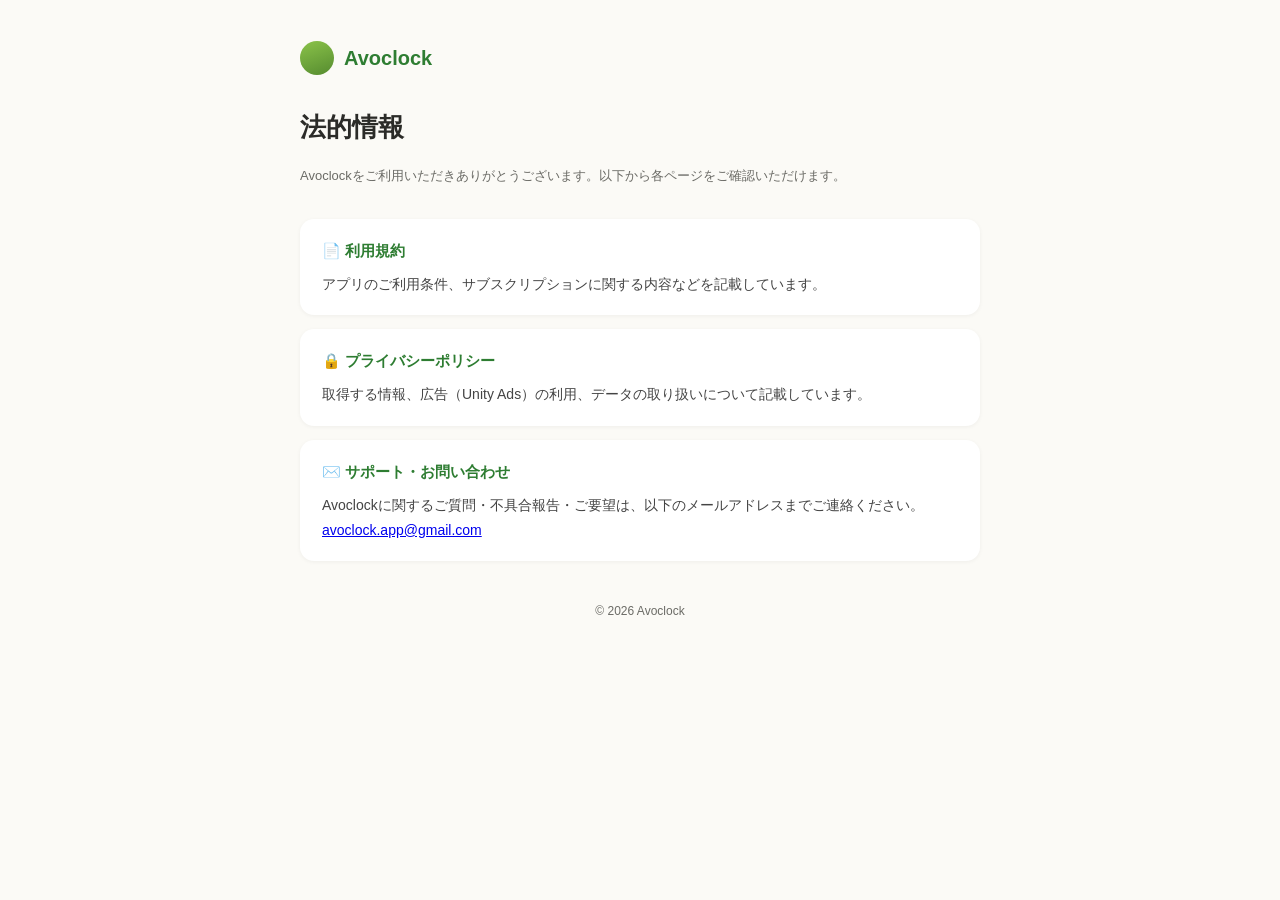
<file: index.html>
<!DOCTYPE html>
<html lang="ja">
<head>
<meta charset="UTF-8">
<meta name="viewport" content="width=device-width, initial-scale=1.0">
<title>Avoclock - 利用規約・プライバシーポリシー</title>
<link rel="stylesheet" href="style.css">
</head>
<body>
<div class="wrap">
  <div class="brand"><div class="dot"></div><span>Avoclock</span></div>
  <h1>法的情報</h1>
  <p class="updated">Avoclockをご利用いただきありがとうございます。以下から各ページをご確認いただけます。</p>
  <section>
    <h2><a href="terms.html" style="color:inherit;text-decoration:none;">📄 利用規約</a></h2>
    <p>アプリのご利用条件、サブスクリプションに関する内容などを記載しています。</p>
  </section>
  <section>
    <h2><a href="privacy.html" style="color:inherit;text-decoration:none;">🔒 プライバシーポリシー</a></h2>
    <p>取得する情報、広告（Unity Ads）の利用、データの取り扱いについて記載しています。</p>
  </section>
  <section>
    <h2>✉️ サポート・お問い合わせ</h2>
    <p>Avoclockに関するご質問・不具合報告・ご要望は、以下のメールアドレスまでご連絡ください。</p>
    <p><a href="mailto:avoclock.app@gmail.com">avoclock.app@gmail.com</a></p>
  </section>
  <footer>&copy; 2026 Avoclock</footer>
</div>
</body>
</html>
</file>
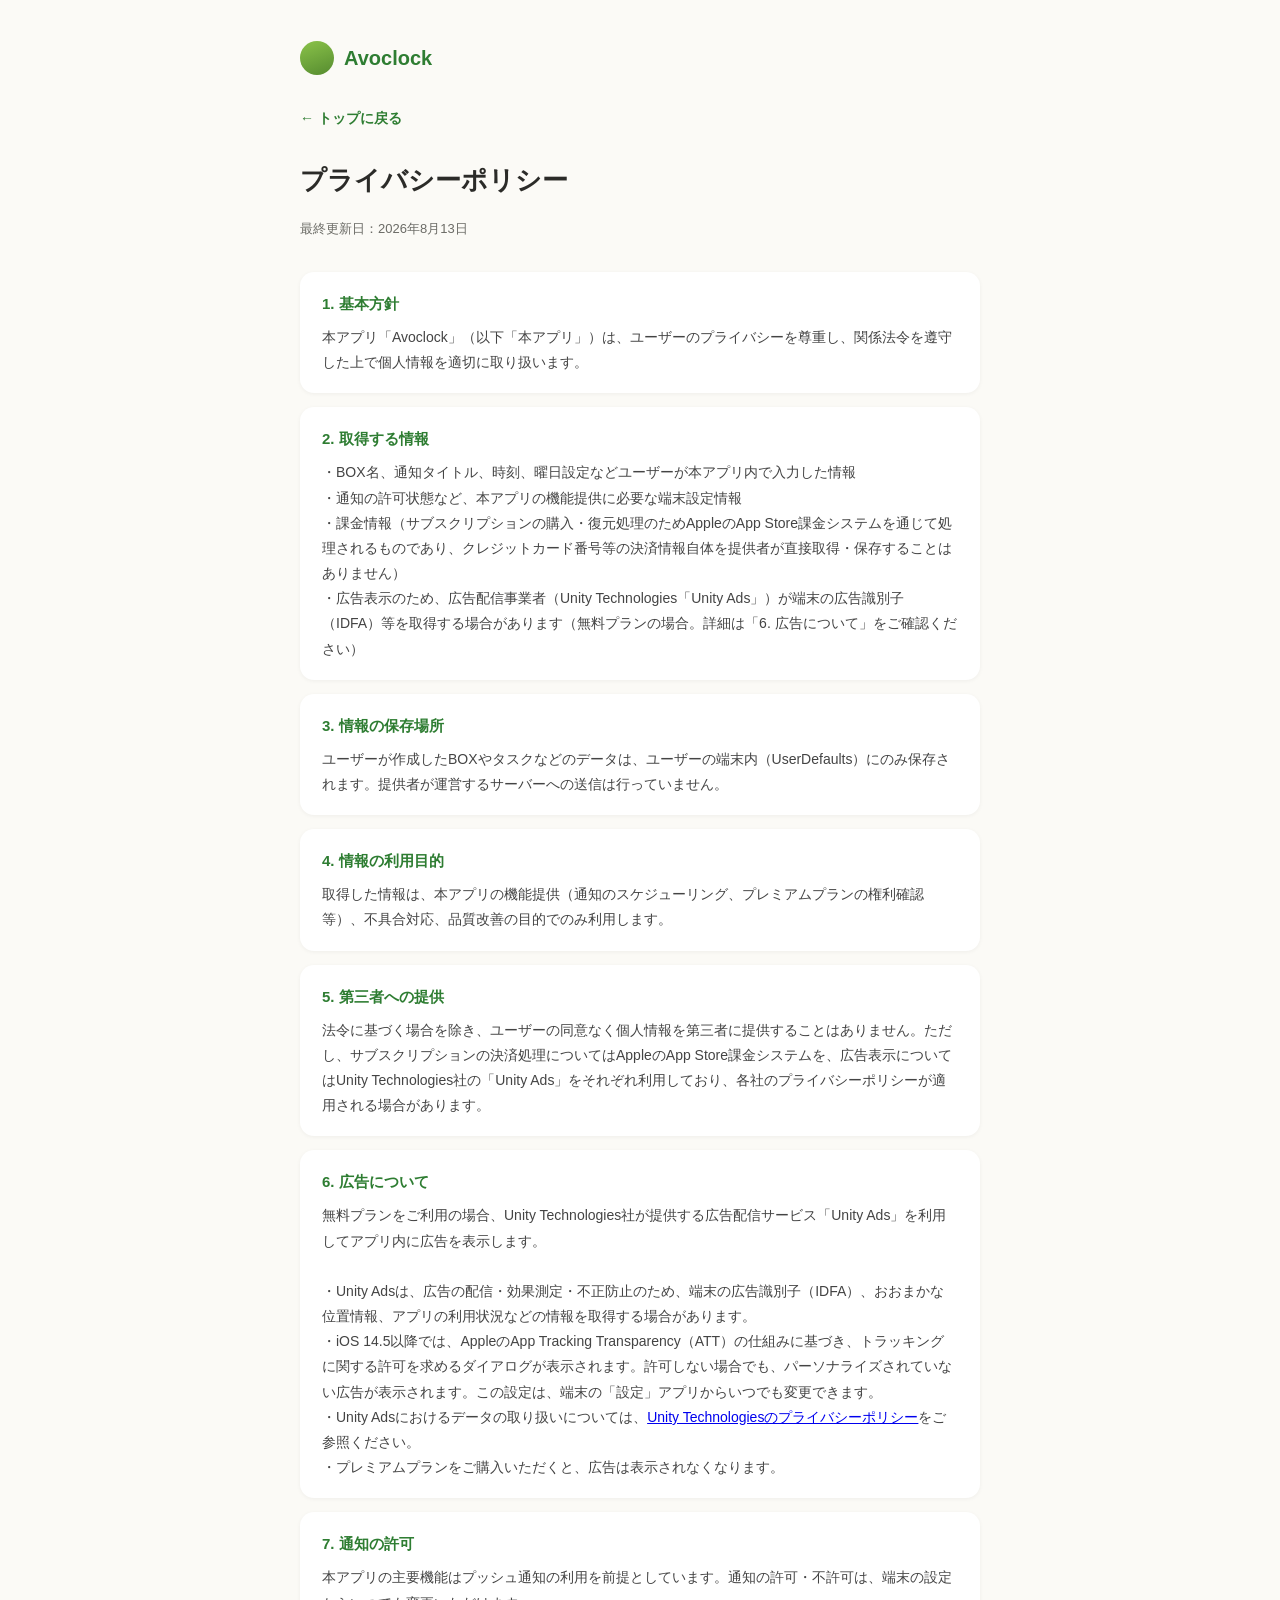
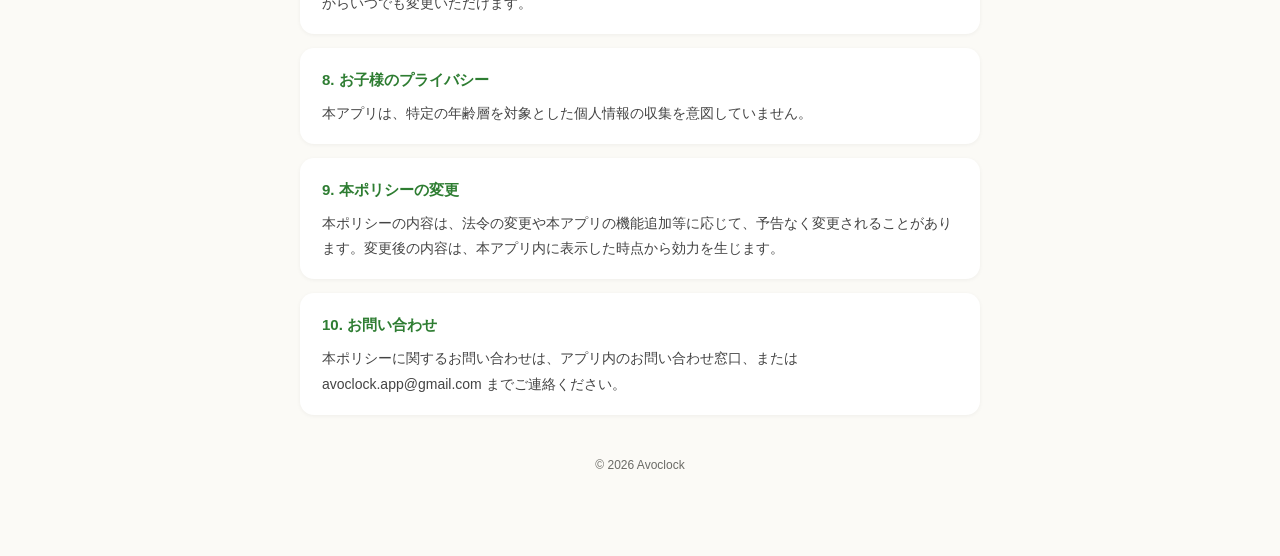
<file: privacy.html>
<!DOCTYPE html>
<html lang="ja">
<head>
<meta charset="UTF-8">
<meta name="viewport" content="width=device-width, initial-scale=1.0">
<title>プライバシーポリシー - Avoclock</title>
<link rel="stylesheet" href="style.css">
</head>
<body>
<div class="wrap">
  <div class="brand"><div class="dot"></div><span>Avoclock</span></div>
  <nav><a href="index.html">&larr; トップに戻る</a></nav>
  <h1>プライバシーポリシー</h1>
  <p class="updated">最終更新日：2026年8月13日</p>

  <section>
    <h2>1. 基本方針</h2>
    <p>本アプリ「Avoclock」（以下「本アプリ」）は、ユーザーのプライバシーを尊重し、関係法令を遵守した上で個人情報を適切に取り扱います。</p>
  </section>

  <section>
    <h2>2. 取得する情報</h2>
    <p>・BOX名、通知タイトル、時刻、曜日設定などユーザーが本アプリ内で入力した情報
・通知の許可状態など、本アプリの機能提供に必要な端末設定情報
・課金情報（サブスクリプションの購入・復元処理のためAppleのApp Store課金システムを通じて処理されるものであり、クレジットカード番号等の決済情報自体を提供者が直接取得・保存することはありません）
・広告表示のため、広告配信事業者（Unity Technologies「Unity Ads」）が端末の広告識別子（IDFA）等を取得する場合があります（無料プランの場合。詳細は「6. 広告について」をご確認ください）</p>
  </section>

  <section>
    <h2>3. 情報の保存場所</h2>
    <p>ユーザーが作成したBOXやタスクなどのデータは、ユーザーの端末内（UserDefaults）にのみ保存されます。提供者が運営するサーバーへの送信は行っていません。</p>
  </section>

  <section>
    <h2>4. 情報の利用目的</h2>
    <p>取得した情報は、本アプリの機能提供（通知のスケジューリング、プレミアムプランの権利確認等）、不具合対応、品質改善の目的でのみ利用します。</p>
  </section>

  <section>
    <h2>5. 第三者への提供</h2>
    <p>法令に基づく場合を除き、ユーザーの同意なく個人情報を第三者に提供することはありません。ただし、サブスクリプションの決済処理についてはAppleのApp Store課金システムを、広告表示についてはUnity Technologies社の「Unity Ads」をそれぞれ利用しており、各社のプライバシーポリシーが適用される場合があります。</p>
  </section>

  <section>
    <h2>6. 広告について</h2>
    <p>無料プランをご利用の場合、Unity Technologies社が提供する広告配信サービス「Unity Ads」を利用してアプリ内に広告を表示します。

・Unity Adsは、広告の配信・効果測定・不正防止のため、端末の広告識別子（IDFA）、おおまかな位置情報、アプリの利用状況などの情報を取得する場合があります。
・iOS 14.5以降では、AppleのApp Tracking Transparency（ATT）の仕組みに基づき、トラッキングに関する許可を求めるダイアログが表示されます。許可しない場合でも、パーソナライズされていない広告が表示されます。この設定は、端末の「設定」アプリからいつでも変更できます。
・Unity Adsにおけるデータの取り扱いについては、<a href="https://unity.com/legal/privacy-policy" target="_blank" rel="noopener">Unity Technologiesのプライバシーポリシー</a>をご参照ください。
・プレミアムプランをご購入いただくと、広告は表示されなくなります。</p>
  </section>

  <section>
    <h2>7. 通知の許可</h2>
    <p>本アプリの主要機能はプッシュ通知の利用を前提としています。通知の許可・不許可は、端末の設定からいつでも変更いただけます。</p>
  </section>

  <section>
    <h2>8. お子様のプライバシー</h2>
    <p>本アプリは、特定の年齢層を対象とした個人情報の収集を意図していません。</p>
  </section>

  <section>
    <h2>9. 本ポリシーの変更</h2>
    <p>本ポリシーの内容は、法令の変更や本アプリの機能追加等に応じて、予告なく変更されることがあります。変更後の内容は、本アプリ内に表示した時点から効力を生じます。</p>
  </section>

  <section>
    <h2>10. お問い合わせ</h2>
    <p>本ポリシーに関するお問い合わせは、アプリ内のお問い合わせ窓口、または avoclock.app@gmail.com までご連絡ください。</p>
  </section>

  <footer>&copy; 2026 Avoclock</footer>
</div>
</body>
</html>
</file>
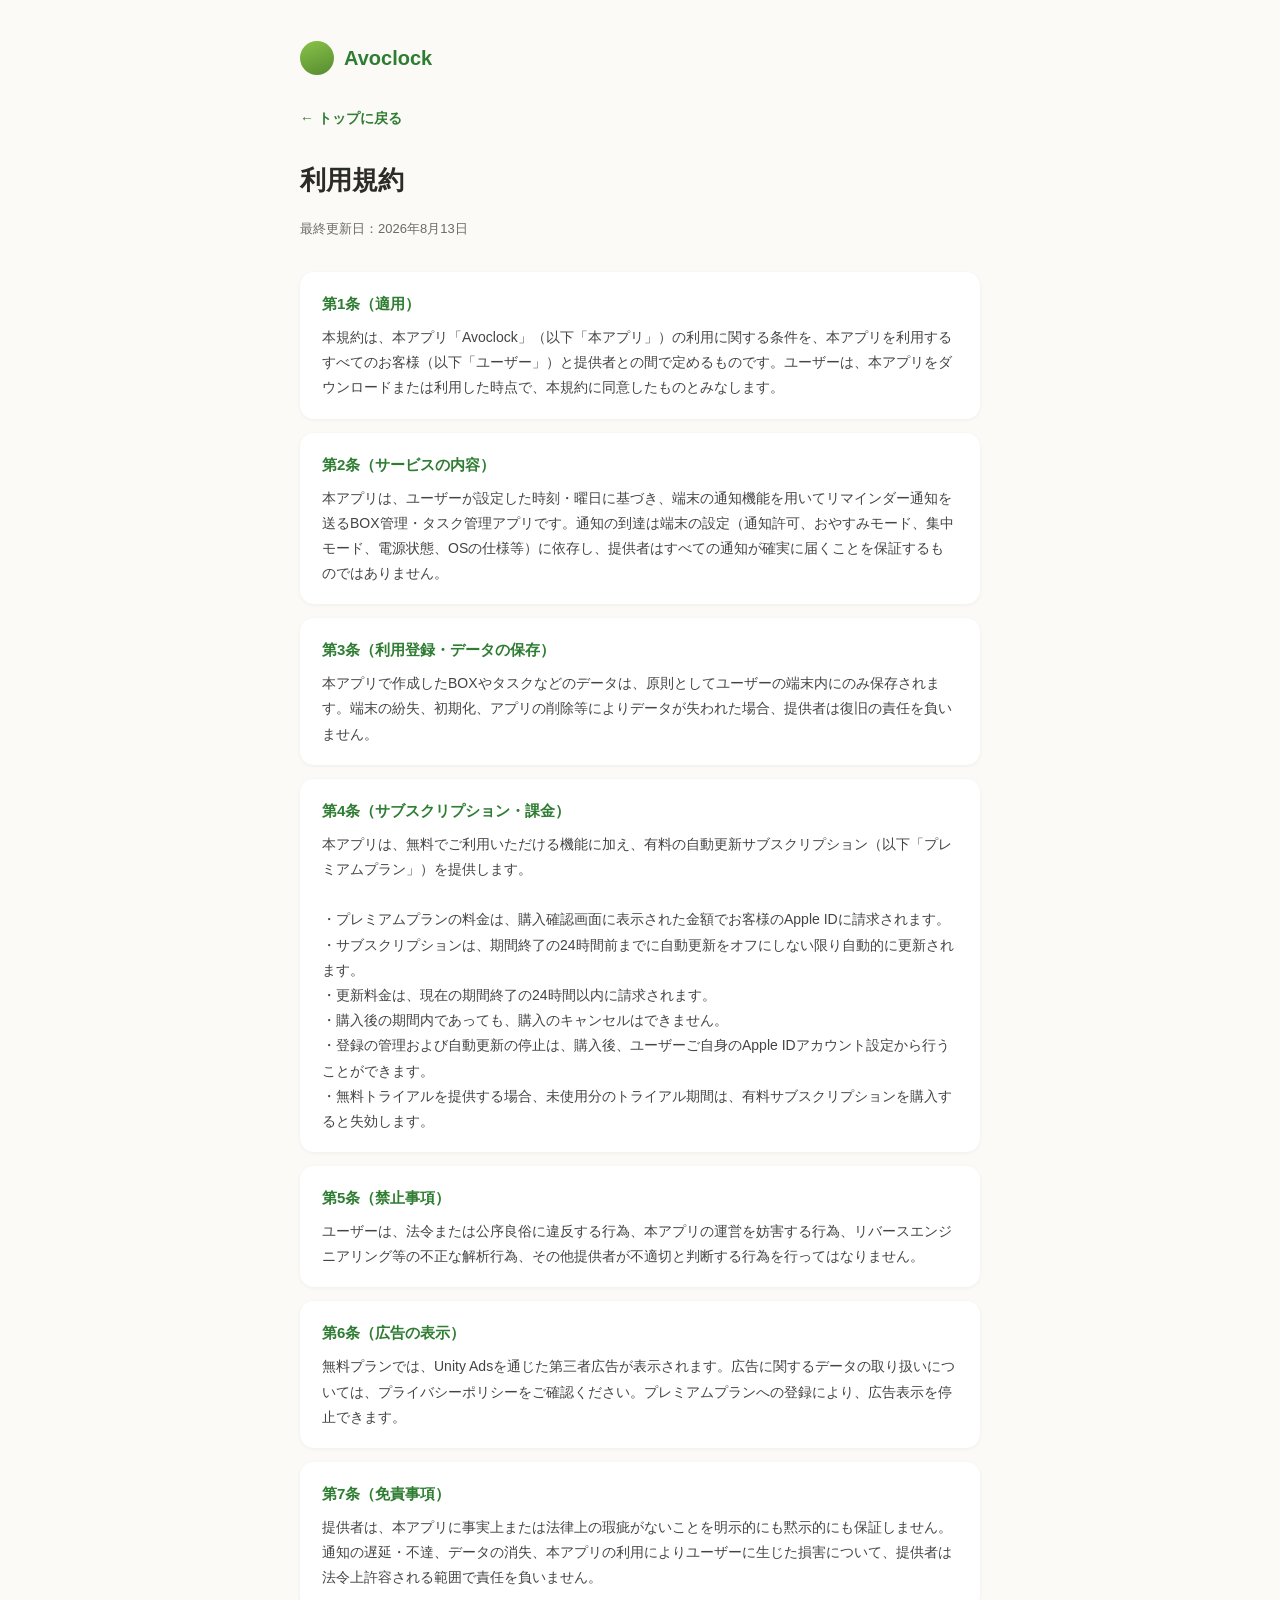
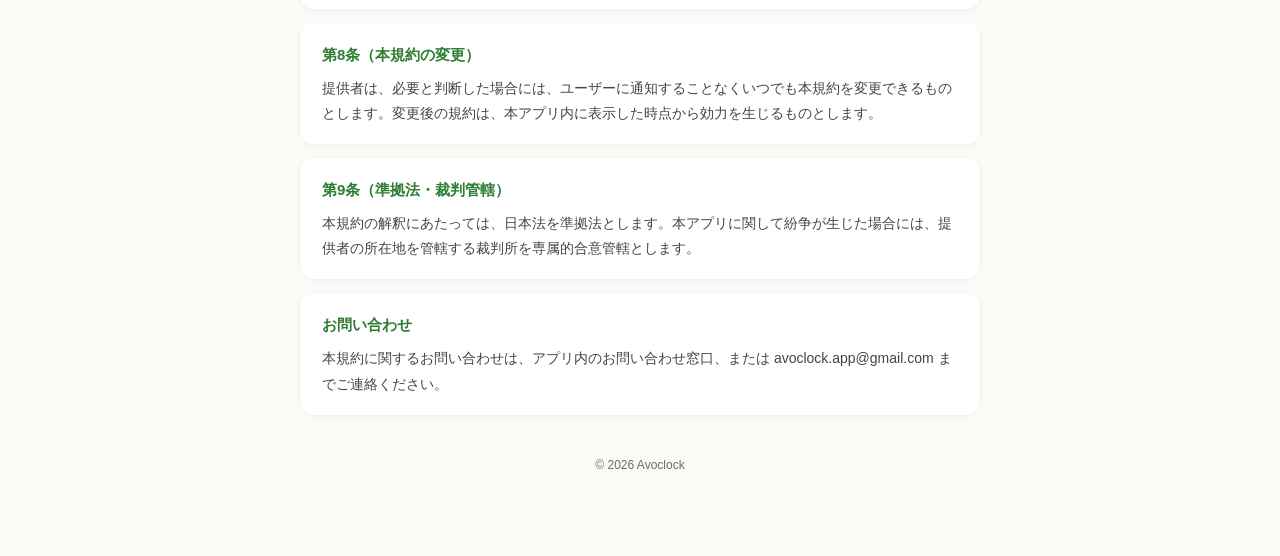
<file: terms.html>
<!DOCTYPE html>
<html lang="ja">
<head>
<meta charset="UTF-8">
<meta name="viewport" content="width=device-width, initial-scale=1.0">
<title>利用規約 - Avoclock</title>
<link rel="stylesheet" href="style.css">
</head>
<body>
<div class="wrap">
  <div class="brand"><div class="dot"></div><span>Avoclock</span></div>
  <nav><a href="index.html">&larr; トップに戻る</a></nav>
  <h1>利用規約</h1>
  <p class="updated">最終更新日：2026年8月13日</p>

  <section>
    <h2>第1条（適用）</h2>
    <p>本規約は、本アプリ「Avoclock」（以下「本アプリ」）の利用に関する条件を、本アプリを利用するすべてのお客様（以下「ユーザー」）と提供者との間で定めるものです。ユーザーは、本アプリをダウンロードまたは利用した時点で、本規約に同意したものとみなします。</p>
  </section>

  <section>
    <h2>第2条（サービスの内容）</h2>
    <p>本アプリは、ユーザーが設定した時刻・曜日に基づき、端末の通知機能を用いてリマインダー通知を送るBOX管理・タスク管理アプリです。通知の到達は端末の設定（通知許可、おやすみモード、集中モード、電源状態、OSの仕様等）に依存し、提供者はすべての通知が確実に届くことを保証するものではありません。</p>
  </section>

  <section>
    <h2>第3条（利用登録・データの保存）</h2>
    <p>本アプリで作成したBOXやタスクなどのデータは、原則としてユーザーの端末内にのみ保存されます。端末の紛失、初期化、アプリの削除等によりデータが失われた場合、提供者は復旧の責任を負いません。</p>
  </section>

  <section>
    <h2>第4条（サブスクリプション・課金）</h2>
    <p>本アプリは、無料でご利用いただける機能に加え、有料の自動更新サブスクリプション（以下「プレミアムプラン」）を提供します。

・プレミアムプランの料金は、購入確認画面に表示された金額でお客様のApple IDに請求されます。
・サブスクリプションは、期間終了の24時間前までに自動更新をオフにしない限り自動的に更新されます。
・更新料金は、現在の期間終了の24時間以内に請求されます。
・購入後の期間内であっても、購入のキャンセルはできません。
・登録の管理および自動更新の停止は、購入後、ユーザーご自身のApple IDアカウント設定から行うことができます。
・無料トライアルを提供する場合、未使用分のトライアル期間は、有料サブスクリプションを購入すると失効します。</p>
  </section>

  <section>
    <h2>第5条（禁止事項）</h2>
    <p>ユーザーは、法令または公序良俗に違反する行為、本アプリの運営を妨害する行為、リバースエンジニアリング等の不正な解析行為、その他提供者が不適切と判断する行為を行ってはなりません。</p>
  </section>

  <section>
    <h2>第6条（広告の表示）</h2>
    <p>無料プランでは、Unity Adsを通じた第三者広告が表示されます。広告に関するデータの取り扱いについては、プライバシーポリシーをご確認ください。プレミアムプランへの登録により、広告表示を停止できます。</p>
  </section>

  <section>
    <h2>第7条（免責事項）</h2>
    <p>提供者は、本アプリに事実上または法律上の瑕疵がないことを明示的にも黙示的にも保証しません。通知の遅延・不達、データの消失、本アプリの利用によりユーザーに生じた損害について、提供者は法令上許容される範囲で責任を負いません。</p>
  </section>

  <section>
    <h2>第8条（本規約の変更）</h2>
    <p>提供者は、必要と判断した場合には、ユーザーに通知することなくいつでも本規約を変更できるものとします。変更後の規約は、本アプリ内に表示した時点から効力を生じるものとします。</p>
  </section>

  <section>
    <h2>第9条（準拠法・裁判管轄）</h2>
    <p>本規約の解釈にあたっては、日本法を準拠法とします。本アプリに関して紛争が生じた場合には、提供者の所在地を管轄する裁判所を専属的合意管轄とします。</p>
  </section>

  <section>
    <h2>お問い合わせ</h2>
    <p>本規約に関するお問い合わせは、アプリ内のお問い合わせ窓口、または avoclock.app@gmail.com までご連絡ください。</p>
  </section>

  <footer>&copy; 2026 Avoclock</footer>
</div>
</body>
</html>
</file>
<file: style.css>
:root {
  --green: #2e7d32;
  --bg: #fbfaf6;
  --card: #ffffff;
  --text: #2b2b28;
  --muted: #6b6b66;
}

* { box-sizing: border-box; }

body {
  margin: 0;
  font-family: -apple-system, BlinkMacSystemFont, "Hiragino Sans", "Yu Gothic", sans-serif;
  background: var(--bg);
  color: var(--text);
  line-height: 1.8;
}

.wrap {
  max-width: 720px;
  margin: 0 auto;
  padding: 40px 20px 80px;
}

.brand {
  display: flex;
  align-items: center;
  gap: 10px;
  margin-bottom: 28px;
}

.brand .dot {
  width: 34px;
  height: 34px;
  border-radius: 50%;
  background: linear-gradient(160deg, #8bc34a, #558b2f);
}

.brand span {
  font-weight: 700;
  font-size: 20px;
  color: var(--green);
}

h1 {
  font-size: 26px;
  margin: 0 0 6px;
}

.updated {
  color: var(--muted);
  font-size: 13px;
  margin-bottom: 32px;
}

section {
  background: var(--card);
  border-radius: 14px;
  padding: 18px 22px;
  margin-bottom: 14px;
  box-shadow: 0 1px 4px rgba(0,0,0,0.05);
}

section h2 {
  font-size: 15px;
  margin: 0 0 8px;
  color: var(--green);
}

section p {
  margin: 0;
  font-size: 14px;
  color: #444;
  white-space: pre-line;
}

nav {
  margin-bottom: 24px;
}

nav a {
  color: var(--green);
  text-decoration: none;
  font-size: 14px;
  font-weight: 600;
}

footer {
  margin-top: 40px;
  font-size: 12px;
  color: var(--muted);
  text-align: center;
}
</file>
